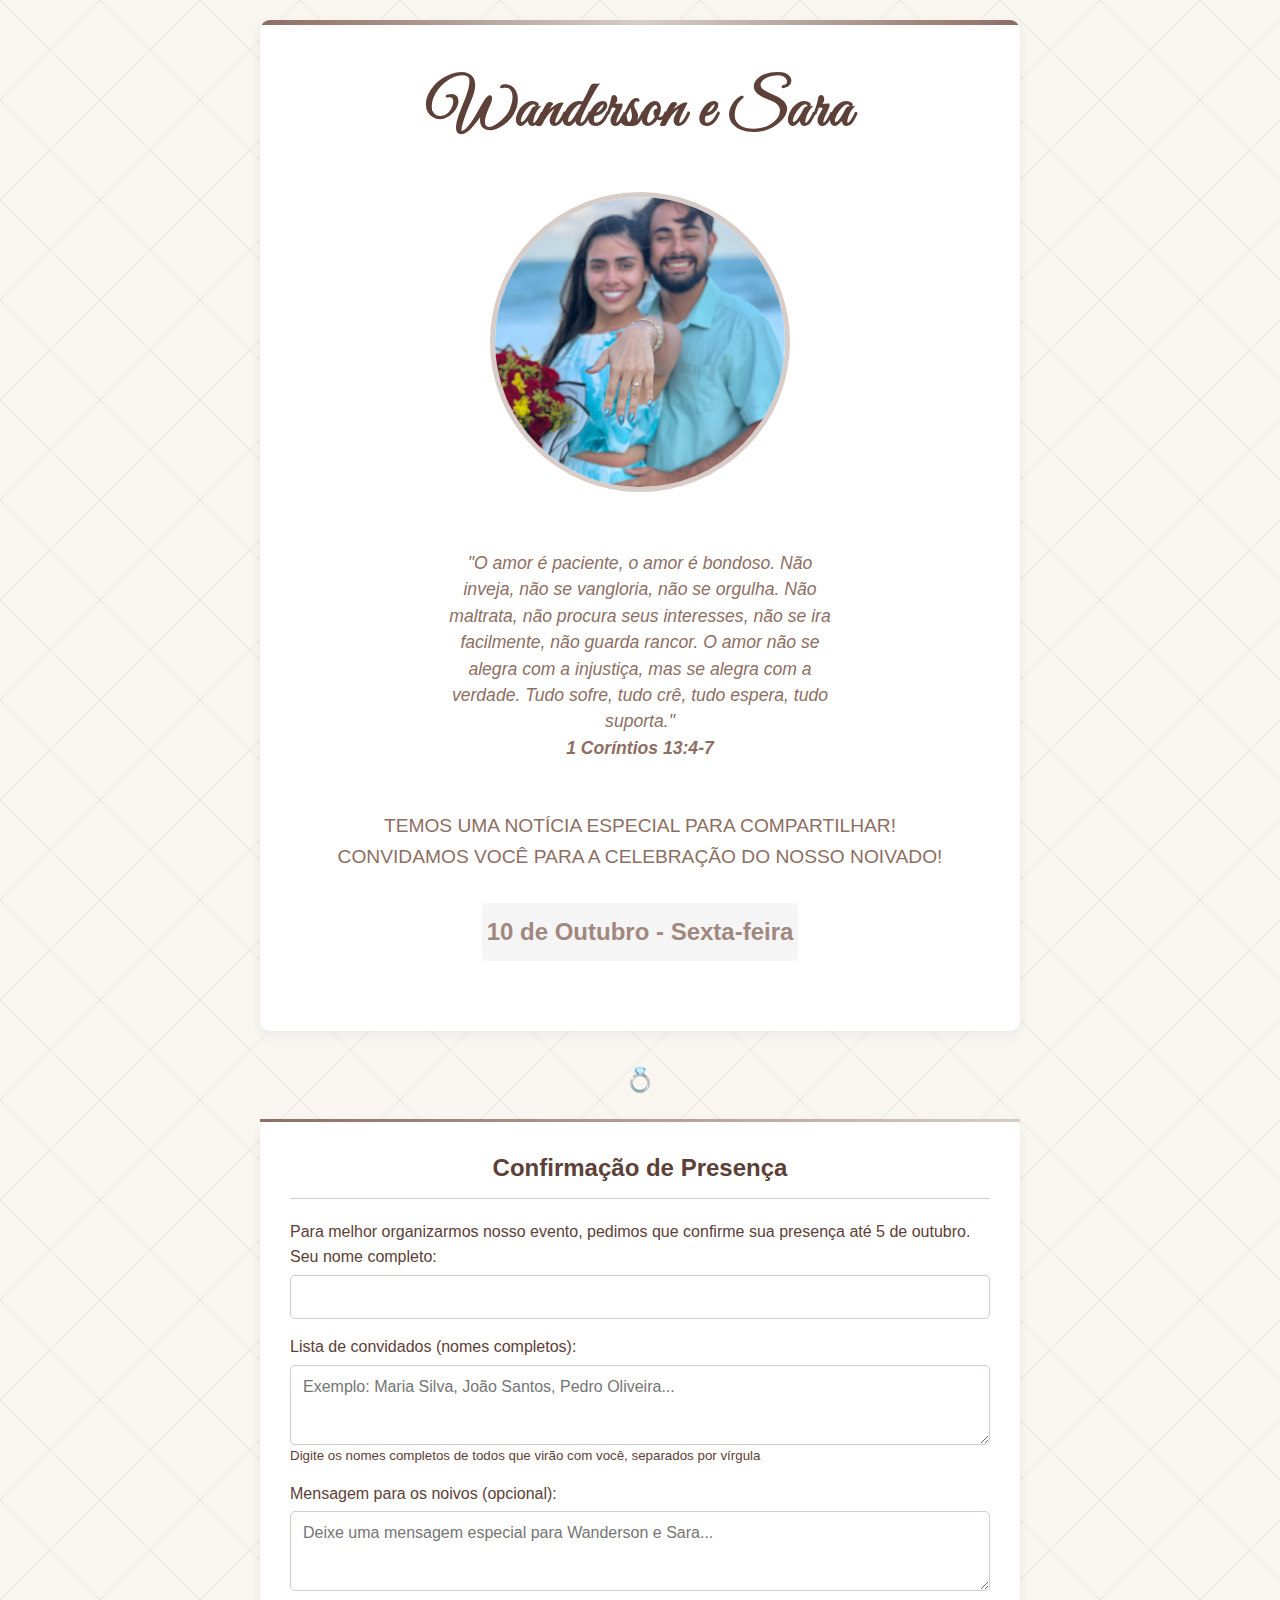
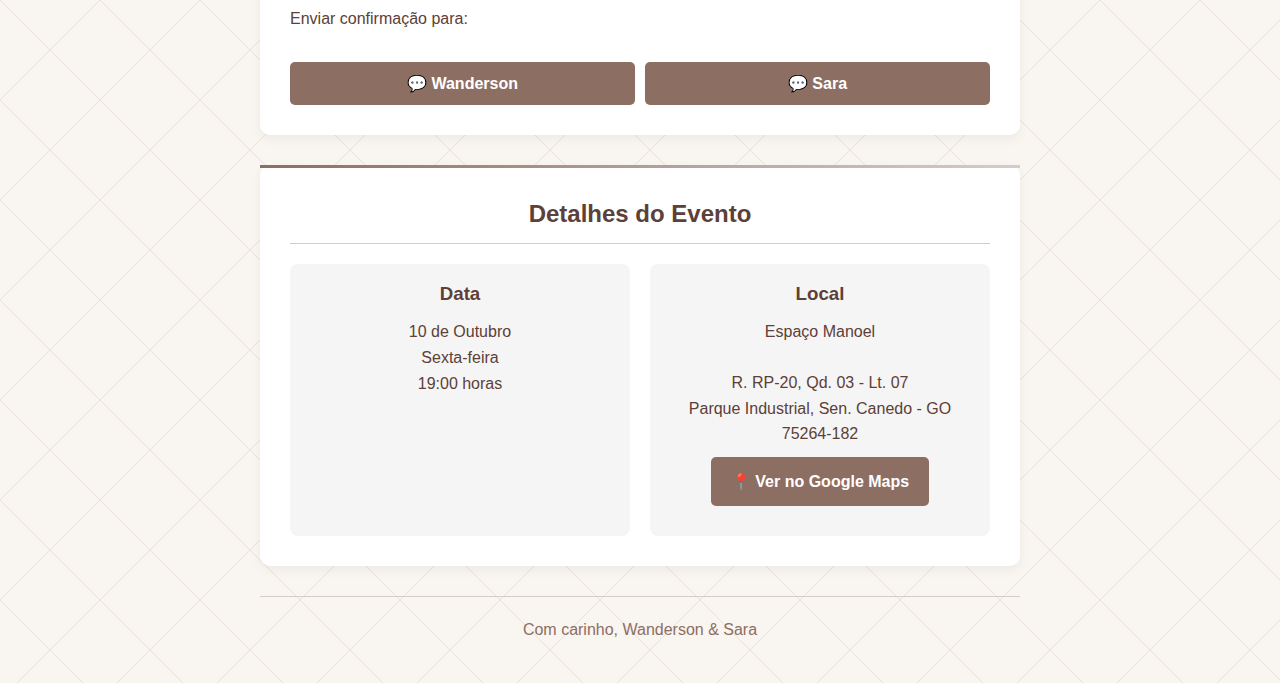
<file: index.html>
<!DOCTYPE html>
<html lang="pt-BR">
<head>
    <meta charset="UTF-8">
    <meta name="viewport" content="width=device-width, initial-scale=1.0">
    <title>Convite de Noivado - Wanderson & Sara</title>
    <link rel="stylesheet" href="style.css">
    <link rel="icon" href="data:image/svg+xml,<svg xmlns='http://www.w3.org/2000/svg' viewBox='0 0 100 100'><text y='.9em' font-size='90'>💍</text></svg>">
</head>
<body>
    <div class="container">
        <header>
            <h1>Wanderson e Sara</h1>
            <div class="couple-photo">
                <img src="foto-noivos.jpg" alt="Wanderson e Sara" class="photo">
            </div>
            <div class="verse">
                <p>"O amor é paciente, o amor é bondoso. Não inveja, não se vangloria, não se orgulha. Não maltrata, não procura seus interesses, não se ira facilmente, não guarda rancor. O amor não se alegra com a injustiça, mas se alegra com a verdade. Tudo sofre, tudo crê, tudo espera, tudo suporta."<br><strong>1 Coríntios 13:4-7</strong></p>
            </div>
            <p class="subtitle">TEMOS UMA NOTÍCIA ESPECIAL PARA COMPARTILHAR!</p>
            <p class="subtitle">CONVIDAMOS VOCÊ PARA A CELEBRAÇÃO DO NOSSO NOIVADO!</p>
            <p class="date">10 de Outubro - Sexta-feira</p>
        </header>
        
        <div class="decoration">💍</div>
        
        <section class="section">
            <h2>Confirmação de Presença</h2>
            <p>Para melhor organizarmos nosso evento, pedimos que confirme sua presença até 5 de outubro.</p>
            
            <form class="confirmation-form" id="confirmationForm">
                <div class="form-group">
                    <label for="name">Seu nome completo:</label>
                    <input type="text" id="name" name="name" required>
                </div>
                
                <div class="form-group">
                    <label for="guests">Lista de convidados (nomes completos):</label>
                    <textarea id="guests" name="guests" placeholder="Exemplo: Maria Silva, João Santos, Pedro Oliveira..." required></textarea>
                    <small>Digite os nomes completos de todos que virão com você, separados por vírgula</small>
                </div>
                
                <div class="form-group">
                    <label for="message">Mensagem para os noivos (opcional):</label>
                    <textarea id="message" name="message" placeholder="Deixe uma mensagem especial para Wanderson e Sara..."></textarea>
                </div>
                
                <div class="form-group">
                    <label>Enviar confirmação para:</label>
                    <div class="whatsapp-buttons">
                        <button type="button" class="whatsapp-btn wanderson" onclick="sendConfirmation('wanderson')">
                            💬 Wanderson
                        </button>
                        <button type="button" class="whatsapp-btn sara" onclick="sendConfirmation('sara')">
                            💬 Sara
                        </button>
                    </div>
                </div>
            </form>
            
            <div class="confirmation-message" id="confirmationMessage">
                <p>Obrigado por confirmar sua presença! Estamos ansiosos para compartilhar este momento especial com você.</p>
                <p id="whatsappMessage"></p>
            </div>
        </section>
        
        <section class="section">
            <h2>Detalhes do Evento</h2>
            <div class="details">
                <div class="detail-item">
                    <h3>Data</h3>
                    <p>10 de Outubro</p>
                    <p>Sexta-feira</p>
                    <p>19:00 horas</p>
                </div>
                
                <div class="detail-item">
                    <h3>Local</h3>
                    <p>Espaço Manoel</p>
                    <div class="address">
                        <p>R. RP-20, Qd. 03 - Lt. 07</p>
                        <p>Parque Industrial, Sen. Canedo - GO</p>
                        <p>75264-182</p>
                        <a href="https://maps.app.goo.gl/VPHy17ToAmowMVZS9" 
                           target="_blank" class="location-btn">
                            📍 Ver no Google Maps
                        </a>
                    </div>
                </div>
            </div>
        </section>
        
        <footer>
            <p>Com carinho, Wanderson & Sara</p>
        </footer>
    </div>

    <script src="script.js"></script>
</body>
</html>
</file>
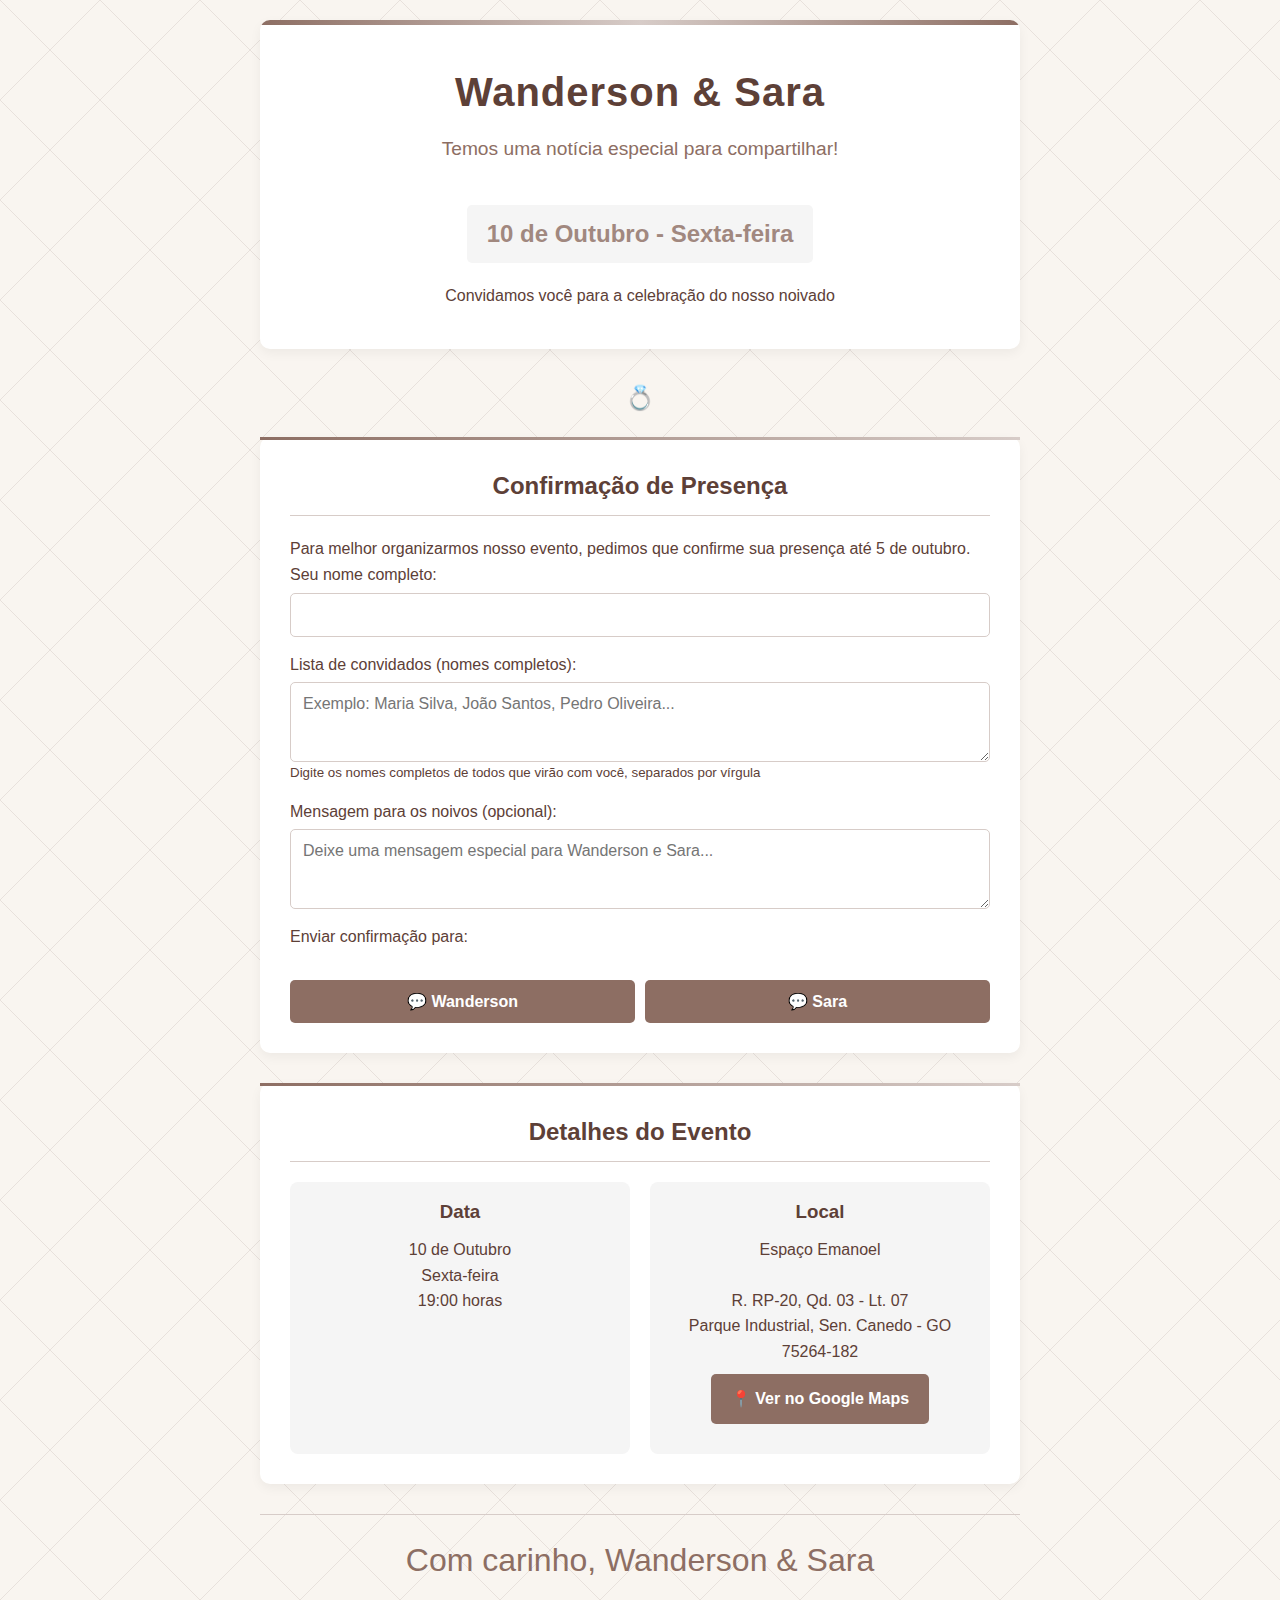
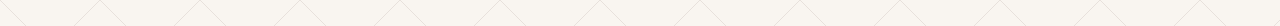
<file: noivado.html>
<!DOCTYPE html>
<html lang="pt-BR">
<head>
    <meta charset="UTF-8">
    <meta name="viewport" content="width=device-width, initial-scale=1.0">
    <title>Convite de Noivado - Wanderson & Sara</title>
    <link rel="icon" href="data:image/svg+xml,<svg xmlns='http://www.w3.org/2000/svg' viewBox='0 0 100 100'><text y='.9em' font-size='90'>💍</text></svg>">
    <style>
        /* Reset e estilos gerais */
        * {
            margin: 0;
            padding: 0;
            box-sizing: border-box;
            font-family: 'Segoe UI', Tahoma, Geneva, Verdana, sans-serif;
        }
        
        body {
            background-color: #f9f5f0;
            color: #5d4037;
            line-height: 1.6;
            background-image: url('data:image/svg+xml;utf8,<svg xmlns="http://www.w3.org/2000/svg" width="100" height="100" viewBox="0 0 100 100"><rect width="100" height="100" fill="%23f9f5f0"/><path d="M0,0 L100,100 M100,0 L0,100" stroke="%23d7ccc8" stroke-width="0.5"/></svg>');
        }
        
        .container {
            max-width: 800px;
            margin: 0 auto;
            padding: 20px;
        }
        
        /* Cabeçalho */
        header {
            text-align: center;
            padding: 40px 0;
            background-color: white;
            border-radius: 10px;
            box-shadow: 0 4px 12px rgba(0, 0, 0, 0.05);
            margin-bottom: 30px;
            position: relative;
            overflow: hidden;
        }
        
        header::before {
            content: "";
            position: absolute;
            top: 0;
            left: 0;
            right: 0;
            height: 5px;
            background: linear-gradient(90deg, #8d6e63, #d7ccc8, #8d6e63);
        }
        
        h1 {
            font-size: 2.5rem;
            margin-bottom: 10px;
            color: #5d4037;
            letter-spacing: 1px;
        }
        
        .subtitle {
            font-size: 1.2rem;
            color: #8d6e63;
            margin-bottom: 20px;
        }
        
        .date {
            font-size: 1.5rem;
            font-weight: bold;
            color: #a1887f;
            margin: 20px 0;
            padding: 10px 20px;
            background-color: #f5f5f5;
            display: inline-block;
            border-radius: 5px;
        }
        
        /* Seções */
        .section {
            background-color: white;
            padding: 30px;
            border-radius: 10px;
            box-shadow: 0 4px 12px rgba(0, 0, 0, 0.05);
            margin-bottom: 30px;
            position: relative;
        }
        
        .section::before {
            content: "";
            position: absolute;
            top: 0;
            left: 0;
            right: 0;
            height: 3px;
            background: linear-gradient(90deg, #8d6e63, #d7ccc8);
        }
        
        h2 {
            color: #5d4037;
            margin-bottom: 20px;
            text-align: center;
            border-bottom: 1px solid #d7ccc8;
            padding-bottom: 10px;
        }
        
        /* Formulário de confirmação */
        .confirmation-form {
            display: flex;
            flex-direction: column;
            gap: 15px;
        }
        
        .form-group {
            display: flex;
            flex-direction: column;
        }
        
        label {
            margin-bottom: 5px;
            font-weight: 500;
        }
        
        input, textarea, select {
            padding: 12px;
            border: 1px solid #d7ccc8;
            border-radius: 5px;
            font-size: 1rem;
            transition: border-color 0.3s;
        }
        
        textarea {
            min-height: 80px;
            resize: vertical;
        }
        
        input:focus, textarea:focus, select:focus {
            outline: none;
            border-color: #8d6e63;
            box-shadow: 0 0 0 2px rgba(141, 110, 99, 0.2);
        }
        
        button {
            background-color: #8d6e63;
            color: white;
            border: none;
            padding: 12px 20px;
            border-radius: 5px;
            font-size: 1rem;
            cursor: pointer;
            transition: background-color 0.3s, transform 0.2s;
            margin-top: 10px;
            font-weight: 600;
        }
        
        button:hover {
            background-color: #6d4c41;
            transform: translateY(-2px);
        }
        
        /* Botões de WhatsApp */
        .whatsapp-buttons {
            display: flex;
            gap: 10px;
            margin-top: 15px;
        }
        
        .whatsapp-btn {
            flex: 1;
            display: flex;
            align-items: center;
            justify-content: center;
            gap: 8px;
            padding: 12px;
            border: none;
            border-radius: 5px;
            font-weight: 600;
            cursor: pointer;
            transition: all 0.3s;
        }
        
        .whatsapp-btn.wanderson {
            background-color: #8d6e63;
            color: white;
        }
        
        .whatsapp-btn.sara {
            background-color: #8d6e63;
            color: white;
        }
        
        .whatsapp-btn:hover {
            transform: translateY(-2px);
            box-shadow: 0 4px 8px rgba(0,0,0,0.2);
        }
        
        /* Detalhes do evento */
        .details {
            display: flex;
            flex-wrap: wrap;
            justify-content: space-between;
            gap: 20px;
        }
        
        .detail-item {
            flex: 1;
            min-width: 200px;
            text-align: center;
            padding: 15px;
            background-color: #f5f5f5;
            border-radius: 8px;
            transition: transform 0.3s;
        }
        
        .detail-item:hover {
            transform: translateY(-5px);
        }
        
        .detail-item h3 {
            color: #5d4037;
            margin-bottom: 10px;
        }
        
        /* Botão de localização */
        .location-btn {
            display: inline-flex;
            align-items: center;
            gap: 8px;
            background-color: #8d6e63;
            color: white;
            text-decoration: none;
            padding: 12px 20px;
            border-radius: 5px;
            font-weight: 600;
            margin-top: 10px;
            transition: all 0.3s;
        }
        
        .location-btn:hover {
            background-color: #6d4c41;
            transform: translateY(-2px);
        }
        
        /* Endereço */
        .address {
            background-color: #f5f5f5;
            padding: 15px;
            border-radius: 8px;
            margin-top: 10px;
            text-align: center;
        }
        
        /* Mensagem de confirmação */
        .confirmation-message {
            text-align: center;
            padding: 20px;
            background-color: #e8f5e9;
            border-radius: 8px;
            margin-top: 20px;
            display: none;
            border-left: 4px solid #4caf50;
        }
        
        /* Rodapé */
        footer {
            text-align: center;
            padding: 20px;
            color: #8d6e63;
            font-size: 2rem;
            border-top: 1px solid #d7ccc8;
            margin-top: 20px;
        }
        
        /* Decoração */
        .decoration {
            text-align: center;
            margin: 20px 0;
            color: #a1887f;
            font-size: 1.5rem;
        }
        
        /* Responsividade */
        @media (max-width: 600px) {
            h1 {
                font-size: 2rem;
            }
            
            .details {
                flex-direction: column;
            }
            
            .date {
                font-size: 1.3rem;
            }
            
            .whatsapp-buttons {
                flex-direction: column;
            }
        }
    </style>
</head>
<body>
    <div class="container">
        <header>
            <h1>Wanderson & Sara</h1>
            <p class="subtitle">Temos uma notícia especial para compartilhar!</p>
            <p class="date">10 de Outubro - Sexta-feira</p>
            <p>Convidamos você para a celebração do nosso noivado</p>
        </header>
        
        <div class="decoration">💍</div>
        
        <section class="section">
            <h2>Confirmação de Presença</h2>
            <p>Para melhor organizarmos nosso evento, pedimos que confirme sua presença até 5 de outubro.</p>
            
            <form class="confirmation-form" id="confirmationForm">
                <div class="form-group">
                    <label for="name">Seu nome completo:</label>
                    <input type="text" id="name" name="name" required>
                </div>
                
                <div class="form-group">
                    <label for="guests">Lista de convidados (nomes completos):</label>
                    <textarea id="guests" name="guests" placeholder="Exemplo: Maria Silva, João Santos, Pedro Oliveira..." required></textarea>
                    <small>Digite os nomes completos de todos que virão com você, separados por vírgula</small>
                </div>
                
                <div class="form-group">
                    <label for="message">Mensagem para os noivos (opcional):</label>
                    <textarea id="message" name="message" placeholder="Deixe uma mensagem especial para Wanderson e Sara..."></textarea>
                </div>
                
                <div class="form-group">
                    <label>Enviar confirmação para:</label>
                    <div class="whatsapp-buttons">
                        <button type="button" class="whatsapp-btn wanderson" onclick="sendConfirmation('wanderson')">
                            💬 Wanderson
                        </button>
                        <button type="button" class="whatsapp-btn sara" onclick="sendConfirmation('sara')">
                            💬 Sara
                        </button>
                    </div>
                </div>
            </form>
            
            <div class="confirmation-message" id="confirmationMessage">
                <p>Obrigado por confirmar sua presença! Estamos ansiosos para compartilhar este momento especial com você.</p>
                <p id="whatsappMessage"></p>
            </div>
        </section>
        
        <section class="section">
            <h2>Detalhes do Evento</h2>
            <div class="details">
                <div class="detail-item">
                    <h3>Data</h3>
                    <p>10 de Outubro</p>
                    <p>Sexta-feira</p>
                    <p>19:00 horas</p>
                </div>
                
                <div class="detail-item">
                    <h3>Local</h3>
                    <p>Espaço Emanoel</p>
                    <div class="address">
                        <p>R. RP-20, Qd. 03 - Lt. 07</p>
                        <p>Parque Industrial, Sen. Canedo - GO</p>
                        <p>75264-182</p>
                        <a href="https://maps.app.goo.gl/VPHy17ToAmowMVZS9" 
                           target="_blank" class="location-btn">
                            📍 Ver no Google Maps
                        </a>
                    </div>
                </div>
            </div>
        </section>
        
        <footer>
            <p>Com carinho, Wanderson & Sara</p>
        </footer>
    </div>

    <script>
        function sendConfirmation(destination) {
            // Obter os valores do formulário
            const name = document.getElementById('name').value;
            const guests = document.getElementById('guests').value;
            const message = document.getElementById('message').value;
            
            // Validar campos obrigatórios
            if (!name || !guests) {
                alert('Por favor, preencha seu nome e a lista de convidados.');
                return;
            }
            
            // Definir números de telefone
            const phoneNumbers = {
                'wanderson': '5562994046855', // 55 (Brasil) + 62 (DDD) + 994046855
                'sara': '5562993052622' // 55 (Brasil) + 62 (DDD) + 993052622
            };
            
            // Formatar a mensagem para o WhatsApp
            const whatsappMessage = `💍 *Nova confirmação para o noivado* 💍%0A%0A` +
                                   `*Confirmado por:* ${name}%0A%0A` +
                                   `*Lista de convidados:*%0A${guests}%0A%0A` +
                                   `*Mensagem para os noivos:*%0A${message || 'Nenhuma mensagem'}`;
            
            // Criar o link do WhatsApp
            const whatsappURL = `https://wa.me/${phoneNumbers[destination]}?text=${whatsappMessage}`;
            
            // Abrir o WhatsApp em uma nova aba
            window.open(whatsappURL, '_blank');
            
            // Mostrar mensagem de confirmação
            const messageElement = document.getElementById('confirmationMessage');
            const whatsappMsgElement = document.getElementById('whatsappMessage');
            messageElement.style.display = 'block';
            whatsappMsgElement.textContent = `Aguarde enquanto o WhatsApp é aberto para enviar sua confirmação para ${destination === 'wanderson' ? 'Wanderson' : 'Sara'}.`;
            
            // Limpar formulário
            document.getElementById('confirmationForm').reset();
            
            // Rolar para a mensagem de confirmação
            messageElement.scrollIntoView({ behavior: 'smooth' });
        }
    </script>
</body>
</html>
</file>
<file: style.css>
/* Importar fonte manuscrita do Google Fonts */
@import url('https://fonts.googleapis.com/css2?family=Dancing+Script:wght@400;600;700&family=Great+Vibes&display=swap');

/* Reset e estilos gerais */
* {
    margin: 0;
    padding: 0;
    box-sizing: border-box;
    font-family: 'Segoe UI', Tahoma, Geneva, Verdana, sans-serif;
}

body {
    background-color: #f9f5f0;
    color: #5d4037;
    line-height: 1.6;
    background-image: url('data:image/svg+xml;utf8,<svg xmlns="http://www.w3.org/2000/svg" width="100" height="100" viewBox="0 0 100 100"><rect width="100" height="100" fill="%23f9f5f0"/><path d="M0,0 L100,100 M100,0 L0,100" stroke="%23d7ccc8" stroke-width="0.5"/></svg>');
}

.container {
    max-width: 800px;
    margin: 0 auto;
    padding: 20px;
}

/* Cabeçalho */
header {
    text-align: center;
    padding: 40px 0;
    background-color: white;
    border-radius: 10px;
    box-shadow: 0 4px 12px rgba(0, 0, 0, 0.05);
    margin-bottom: 30px;
    position: relative;
    overflow: hidden;
}

header::before {
    content: "";
    position: absolute;
    top: 0;
    left: 0;
    right: 0;
    height: 5px;
    background: linear-gradient(90deg, #8d6e63, #d7ccc8, #8d6e63);
}

h1 {
    font-family: 'Great Vibes', cursive;
    font-size: 4rem;
    margin-bottom: 10px;
    color: #5d4037;
    letter-spacing: 1px;
}

.couple-photo {
    margin: 30px 0;
    text-align: center;
}

.photo {
    width: 300px;
    height: 300px;
    border-radius: 50%;
    object-fit: cover;
    border: 5px solid #d7ccc8;
}

.verse {
    margin: 50px 0;
    text-align: center;
    font-style: italic;
    color: #8d6e63;
    line-height: 1.5;
}

.verse p {
    font-size: 1.1rem;
    max-width: 400px;
    margin: 0 auto;
}

.subtitle {
    font-size: 1.2rem;
    color: #8d6e63;
}

.date {
    font-size: 1.5rem;
    font-weight: bold;
    color: #a1887f;
    margin: 30px 0;
    padding: 10px 5px;
    background-color: #f5f5f5;
    display: inline-block;
    border-radius: 5px;
}

/* Seções */
.section {
    background-color: white;
    padding: 30px;
    border-radius: 10px;
    box-shadow: 0 4px 12px rgba(0, 0, 0, 0.05);
    margin-bottom: 30px;
    position: relative;
}

.section::before {
    content: "";
    position: absolute;
    top: 0;
    left: 0;
    right: 0;
    height: 3px;
    background: linear-gradient(90deg, #8d6e63, #d7ccc8);
}

h2 {
    color: #5d4037;
    margin-bottom: 20px;
    text-align: center;
    border-bottom: 1px solid #d7ccc8;
    padding-bottom: 10px;
}

/* Formulário de confirmação */
.confirmation-form {
    display: flex;
    flex-direction: column;
    gap: 15px;
}

.form-group {
    display: flex;
    flex-direction: column;
}

label {
    margin-bottom: 5px;
    font-weight: 500;
}

input, textarea, select {
    padding: 12px;
    border: 1px solid #d7ccc8;
    border-radius: 5px;
    font-size: 1rem;
    transition: border-color 0.3s;
}

textarea {
    min-height: 80px;
    resize: vertical;
}

input:focus, textarea:focus, select:focus {
    outline: none;
    border-color: #8d6e63;
    box-shadow: 0 0 0 2px rgba(141, 110, 99, 0.2);
}

button {
    background-color: #8d6e63;
    color: white;
    border: none;
    padding: 12px 20px;
    border-radius: 5px;
    font-size: 1rem;
    cursor: pointer;
    transition: background-color 0.3s, transform 0.2s;
    margin-top: 10px;
    font-weight: 600;
}

button:hover {
    background-color: #6d4c41;
    transform: translateY(-2px);
}

/* Botões de WhatsApp */
.whatsapp-buttons {
    display: flex;
    gap: 10px;
    margin-top: 15px;
}

.whatsapp-btn {
    flex: 1;
    display: flex;
    align-items: center;
    justify-content: center;
    gap: 8px;
    padding: 12px;
    border: none;
    border-radius: 5px;
    font-weight: 600;
    cursor: pointer;
    transition: all 0.3s;
}

.whatsapp-btn.wanderson {
    background-color: #8d6e63;
    color: white;
}

.whatsapp-btn.sara {
    background-color: #8d6e63;
    color: white;
}

.whatsapp-btn:hover {
    transform: translateY(-2px);
    box-shadow: 0 4px 8px rgba(0,0,0,0.2);
}

/* Ícone do WhatsApp */
.whatsapp-icon {
    font-size: 1.2rem;
}

/* Detalhes do evento */
.details {
    display: flex;
    flex-wrap: wrap;
    justify-content: space-between;
    gap: 20px;
}

.detail-item {
    flex: 1;
    min-width: 200px;
    text-align: center;
    padding: 15px;
    background-color: #f5f5f5;
    border-radius: 8px;
    transition: transform 0.3s;
}

.detail-item:hover {
    transform: translateY(-5px);
}

.detail-item h3 {
    color: #5d4037;
    margin-bottom: 10px;
}

/* Botão de localização */
.location-btn {
    display: inline-flex;
    align-items: center;
    gap: 8px;
    background-color: #8d6e63;
    color: white;
    text-decoration: none;
    padding: 12px 20px;
    border-radius: 5px;
    font-weight: 600;
    margin-top: 10px;
    transition: all 0.3s;
}

.location-btn:hover {
    background-color: #6d4c41;
    transform: translateY(-2px);
}

/* Endereço */
.address {
    background-color: #f5f5f5;
    padding: 15px;
    border-radius: 8px;
    margin-top: 10px;
    text-align: center;
}

/* Mensagem de confirmação */
.confirmation-message {
    text-align: center;
    padding: 20px;
    background-color: #e8f5e9;
    border-radius: 8px;
    margin-top: 20px;
    display: none;
    border-left: 4px solid #4caf50;
}

/* Rodapé */
footer {
    text-align: center;
    padding: 20px;
    color: #8d6e63;
    font-size: 1rem;
    border-top: 1px solid #d7ccc8;
    margin-top: 20px;
}

/* Decoração */
.decoration {
    text-align: center;
    margin: 20px 0;
    color: #a1887f;
    font-size: 1.5rem;
}

/* Responsividade */
@media (max-width: 600px) {
    h1 {
        font-size: 2rem;
    }
    
    .details {
        flex-direction: column;
    }
    
    .date {
        font-size: 1.3rem;
    }
    
    .whatsapp-buttons {
        flex-direction: column;
    }
    
    .contacts {
        flex-direction: column;
        gap: 10px;
    }
}
</file>
